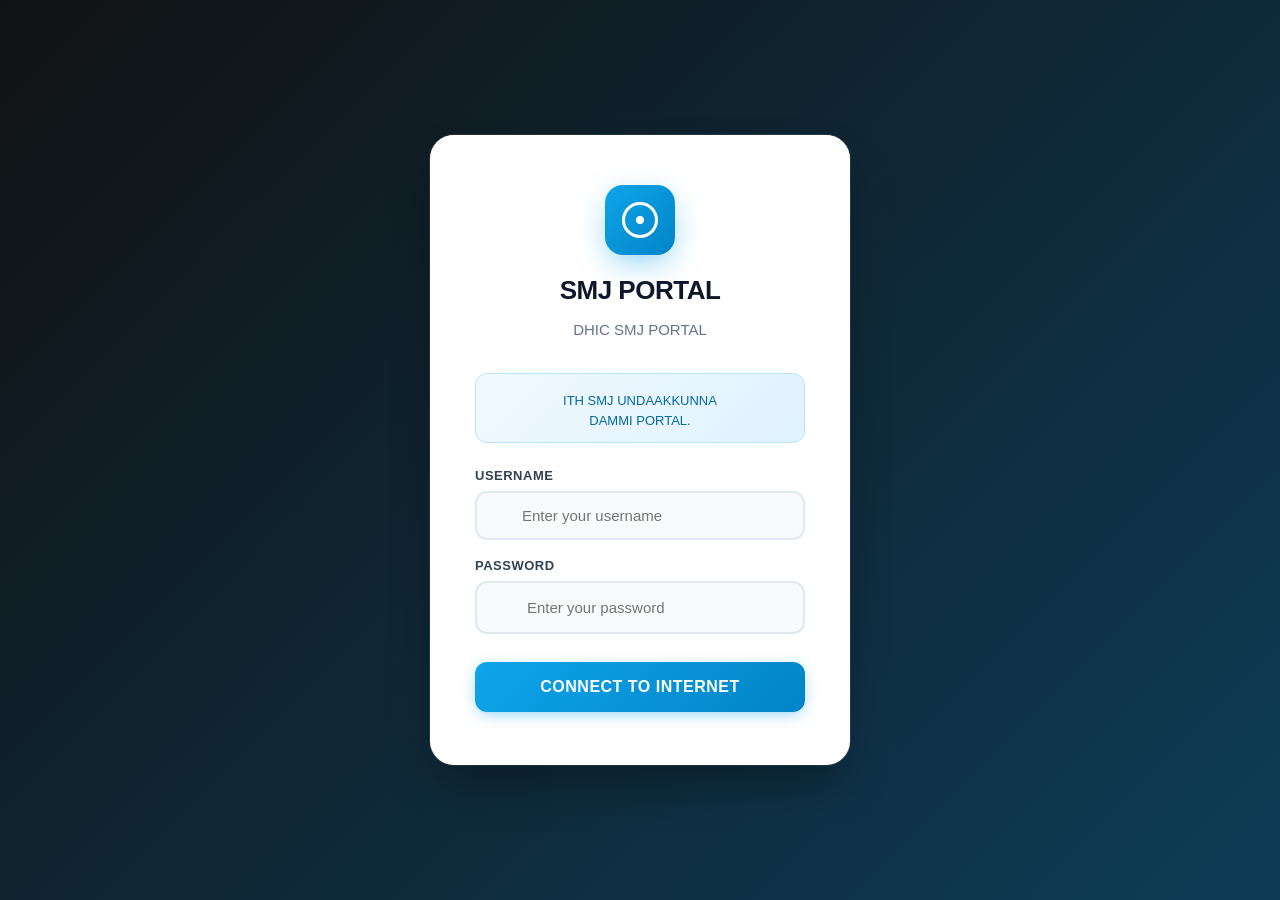
<file: index.html>
<!DOCTYPE html>
<html lang="en">
<head>
    <meta charset="UTF-8">
    <meta name="viewport" content="width=device-width, initial-scale=1.0">
    <link rel="stylesheet" href="index.css">
    <title>digihub</title>
</head>
<body >
    <div class="container" >
     
        <div class="logo-container">
            <div class="logo-icon" ::before ::after></div>
            <h1>SMJ PORTAL</h1>
            <p class="subtitle">DHIC SMJ PORTAL</p>
        </div>

        <div class="info-box">
            <p class="smj"><span class="status-dot"></span>
            ITH SMJ UNDAAKKUNNA <br> DAMMI PORTAL.</p>
        </div>

        <form method="post" action="">
            <div class="form-group">
                <label for="" class="form-label">Username</label>
                <div class="input-wrapper">
                    <input class="user" type="text " name="auth-user"  required placeholder="Enter your username ">
                </div>

                
            </div>

            <div class="form-group">
                <label for="" class="form-label">Password</label>
                <div class="input-wrapper">
                    <input class="pass" type="password" name="auth-pass" required placeholder="Enter your password">
                </div>
            </div>

            <input class="sub" type="submit" name="accept" value="connect to internet">
        </form>
    </div>
</body>
</html>
</file>
<file: index.css>
*{
    margin: 0px 0px 0px 0px ;
    box-sizing: border-box;
    padding: 0;
}

body {
      font-family: 'Segoe UI', -apple-system, BlinkMacSystemFont, sans-serif;
    min-height: 100vh;
    display: flex;
    justify-content: center;
    align-items: center;
    padding: 20px;
    background: linear-gradient(-45deg, #0f172a, #1e3a5f, #0c4a6e, #111213);
    background-size: 400% 400%;
    animation: gradientShift 15s ease infinite;
    position: relative;
    overflow: hidden;
}



.container {
        background-color: #fff;
        padding-top: 50px;
        padding-bottom: 50px;
        padding-left: 45px;
        padding-right: 45px;
        backdrop-filter: blur(20px);
        border-radius: 24px;
        text-align: center;
        box-shadow: 0 25px 50px -12px rgba(0, 0, 0, 0.4), 0 0 0 1px rgba(255, 255, 255, 0.1), inset 0 1px 0 rgba(255, 255, 255, 0.8);
        max-width: 420px;
        width: 100%;
        height: 630px;
        position: relative;
        z-index: 10;

}

.logo-icon {
        width: 70px;
    height: 70px;
    background: linear-gradient(135deg, #0ea5e9, #0284c7);
    border-radius: 18px;
    margin: 0 auto 20px;
    display: flex;
    align-items: center;
    justify-content: center;
    box-shadow: 0 10px 30px -5px rgba(14, 165, 233, 0.5);
    position: relative;
}

.logo-icon::before {
        content: '';
    position: absolute;
    width: 30px;
    height: 30px;
    border: 3px solid white;
    border-radius: 50%;
}
.logo-icon::after{
        content: '';
    position: absolute;
    width: 8px;
    height: 8px;
    background: white;
    border-radius: 50%;
}
 h1{
    font-size: 22px;
        color: #0f172a;
    margin-bottom: 8px;
    font-size: 26px;
    font-weight: 700;
    letter-spacing: -0.5px;
 }

 p {
        display: block;
    margin-block-start: 1em;
    margin-block-end: 1em;
    margin-inline-start: 0px;
    margin-inline-end: 0px;
    unicode-bidi: isolate;
 }

.subtitle {
        color: #64748b;
    margin-bottom: 35px;
    font-weight: 400;
    font-size: 15px;
}

.info-box {
        background: linear-gradient(135deg, #f0f9ff, #e0f2fe);
    border: 1px solid #bae6fd;
    border-radius: 12px;
    padding: 16px;
    margin-bottom: 25px;
    height: 70px;
}
.info-box p {
        color: #0369a1;
    font-size: 13px;
    line-height: 1.5;
    margin-top: 1px;
}


.dot {
          display: inline-block;
    width: 8px;
    height: 8px;
    background: #22c55e;
    border-radius: 50%;
    margin-right: 8px;
    animation: pulse 2s ease-in-out infinite;
}
form {
    display: block;
    unicode-bidi: isolate;
}
.form-group {
    margin-bottom: 18px;
    text-align: left;
}
.form-label {
        display: block;
    color: #334155;
    font-size: 13px;
    font-weight: 600;
    margin-bottom: 8px;
    text-transform: uppercase;
    letter-spacing: 0.5px;
}


.input-wrapper {
    position: relative;
}
.user {
        width: 100%;
    padding: 16px 16px 16px 50px;
    border: 2px solid #e2e8f0;
    border-radius: 12px;
    font-size: 15px;
    color: #0f172a;
    background: #f8fafc;
    transition: all 0.3s ease;
    padding: 14px 14px 14px 45px;

}

.pass {
        width: 100%;
    padding: 16px 16px 16px 50px;
    border: 2px solid #e2e8f0;
    border-radius: 12px;
    font-size: 15px;
    color: #0f172a;
    background: #f8fafc;
    transition: all 0.3s ease;
}
.sub {
        width: 100%;
    background: linear-gradient(135deg, #0ea5e9, #0284c7);
    color: white;
    border: none;
    padding: 16px 30px;
    border-radius: 12px;
    font-size: 16px;
    font-weight: 600;
    cursor: pointer;
    transition: all 0.3s ease;
    margin-top: 10px;
    box-shadow: 0 4px 15px -3px rgba(14, 165, 233, 0.5);
    text-transform: uppercase;
    letter-spacing: 0.5px;
}
</file>
<file: digihub.css>
*{
    margin: 0px 0px 0px 0px ;
    box-sizing: border-box;
    padding: 0;
}

body {
      font-family: 'Segoe UI', -apple-system, BlinkMacSystemFont, sans-serif;
    min-height: 100vh;
    display: flex;
    justify-content: center;
    align-items: center;
    padding: 20px;
    background: linear-gradient(-45deg, #0f172a, #1e3a5f, #0c4a6e, #111213);
    background-size: 400% 400%;
    animation: gradientShift 15s ease infinite;
    position: relative;
    overflow: hidden;
}



.container {
        background-color: #fff;
        padding-top: 50px;
        padding-bottom: 50px;
        padding-left: 45px;
        padding-right: 45px;
        backdrop-filter: blur(20px);
        border-radius: 24px;
        text-align: center;
        box-shadow: 0 25px 50px -12px rgba(0, 0, 0, 0.4), 0 0 0 1px rgba(255, 255, 255, 0.1), inset 0 1px 0 rgba(255, 255, 255, 0.8);
        max-width: 420px;
        width: 100%;
        height: 630px;
        position: relative;
        z-index: 10;

}

.logo-icon {
        width: 70px;
    height: 70px;
    background: linear-gradient(135deg, #0ea5e9, #0284c7);
    border-radius: 18px;
    margin: 0 auto 20px;
    display: flex;
    align-items: center;
    justify-content: center;
    box-shadow: 0 10px 30px -5px rgba(14, 165, 233, 0.5);
    position: relative;
}

.logo-icon::before {
        content: '';
    position: absolute;
    width: 30px;
    height: 30px;
    border: 3px solid white;
    border-radius: 50%;
}
.logo-icon::after{
        content: '';
    position: absolute;
    width: 8px;
    height: 8px;
    background: white;
    border-radius: 50%;
}
 h1{
    font-size: 22px;
        color: #0f172a;
    margin-bottom: 8px;
    font-size: 26px;
    font-weight: 700;
    letter-spacing: -0.5px;
 }

 p {
        display: block;
    margin-block-start: 1em;
    margin-block-end: 1em;
    margin-inline-start: 0px;
    margin-inline-end: 0px;
    unicode-bidi: isolate;
 }

.subtitle {
        color: #64748b;
    margin-bottom: 35px;
    font-weight: 400;
    font-size: 15px;
}

.info-box {
        background: linear-gradient(135deg, #f0f9ff, #e0f2fe);
    border: 1px solid #bae6fd;
    border-radius: 12px;
    padding: 16px;
    margin-bottom: 25px;
    height: 70px;
}
.info-box p {
        color: #0369a1;
    font-size: 13px;
    line-height: 1.5;
    margin-top: 1px;
}


.dot {
          display: inline-block;
    width: 8px;
    height: 8px;
    background: #22c55e;
    border-radius: 50%;
    margin-right: 8px;
    animation: pulse 2s ease-in-out infinite;
}
form {
    display: block;
    unicode-bidi: isolate;
}
.form-group {
    margin-bottom: 18px;
    text-align: left;
}
.form-label {
        display: block;
    color: #334155;
    font-size: 13px;
    font-weight: 600;
    margin-bottom: 8px;
    text-transform: uppercase;
    letter-spacing: 0.5px;
}


.input-wrapper {
    position: relative;
}
.user {
        width: 100%;
    padding: 16px 16px 16px 50px;
    border: 2px solid #e2e8f0;
    border-radius: 12px;
    font-size: 15px;
    color: #0f172a;
    background: #f8fafc;
    transition: all 0.3s ease;
    padding: 14px 14px 14px 45px;

}

.pass {
        width: 100%;
    padding: 16px 16px 16px 50px;
    border: 2px solid #e2e8f0;
    border-radius: 12px;
    font-size: 15px;
    color: #0f172a;
    background: #f8fafc;
    transition: all 0.3s ease;
}
.sub {
        width: 100%;
    background: linear-gradient(135deg, #0ea5e9, #0284c7);
    color: white;
    border: none;
    padding: 16px 30px;
    border-radius: 12px;
    font-size: 16px;
    font-weight: 600;
    cursor: pointer;
    transition: all 0.3s ease;
    margin-top: 10px;
    box-shadow: 0 4px 15px -3px rgba(14, 165, 233, 0.5);
    text-transform: uppercase;
    letter-spacing: 0.5px;
}
</file>
